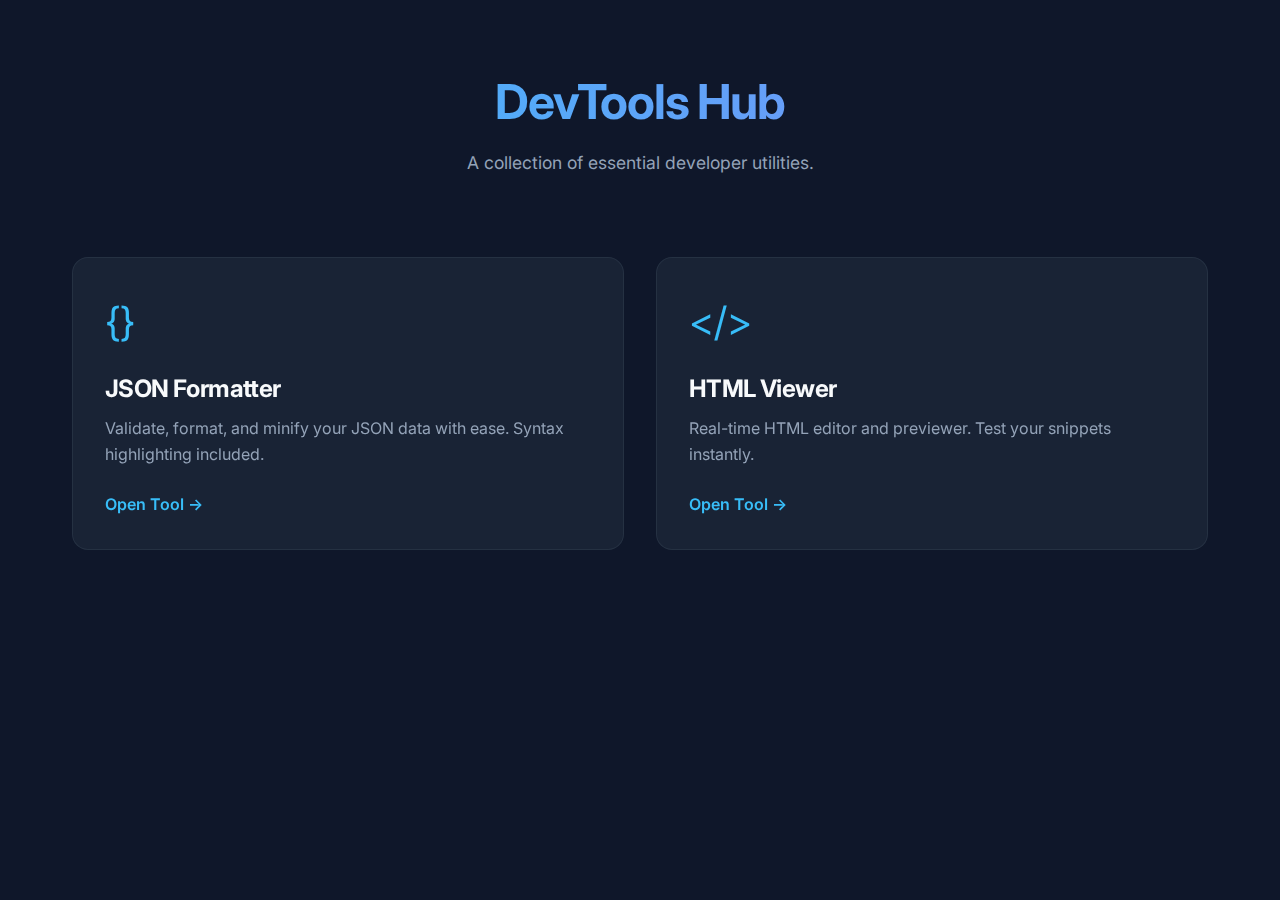
<file: index.html>
<!DOCTYPE html>
<html lang="en">
<head>
    <meta charset="UTF-8">
    <meta name="viewport" content="width=device-width, initial-scale=1.0">
    <title>DevTools Hub</title>
    <link rel="stylesheet" href="css/style.css">
    <link rel="preconnect" href="https://fonts.googleapis.com">
    <link rel="preconnect" href="https://fonts.gstatic.com" crossorigin>
    <link href="https://fonts.googleapis.com/css2?family=Inter:wght@400;600;700&family=Fira+Code&display=swap" rel="stylesheet">
</head>
<body>
    <div class="container">
        <header>
            <h1>DevTools Hub</h1>
            <p>A collection of essential developer utilities.</p>
        </header>

        <main class="app-grid">
            <a href="apps/json-formatter/index.html" class="app-card">
                <div class="app-icon">{}</div>
                <h2 class="app-title">JSON Formatter</h2>
                <p class="app-desc">Validate, format, and minify your JSON data with ease. Syntax highlighting included.</p>
                <span class="app-link">Open Tool &rarr;</span>
            </a>

            <a href="apps/html-viewer/index.html" class="app-card">
                <div class="app-icon">&lt;/&gt;</div>
                <h2 class="app-title">HTML Viewer</h2>
                <p class="app-desc">Real-time HTML editor and previewer. Test your snippets instantly.</p>
                <span class="app-link">Open Tool &rarr;</span>
            </a>
        </main>
    </div>

    <script src="js/main.js"></script>
</body>
</html>
</file>
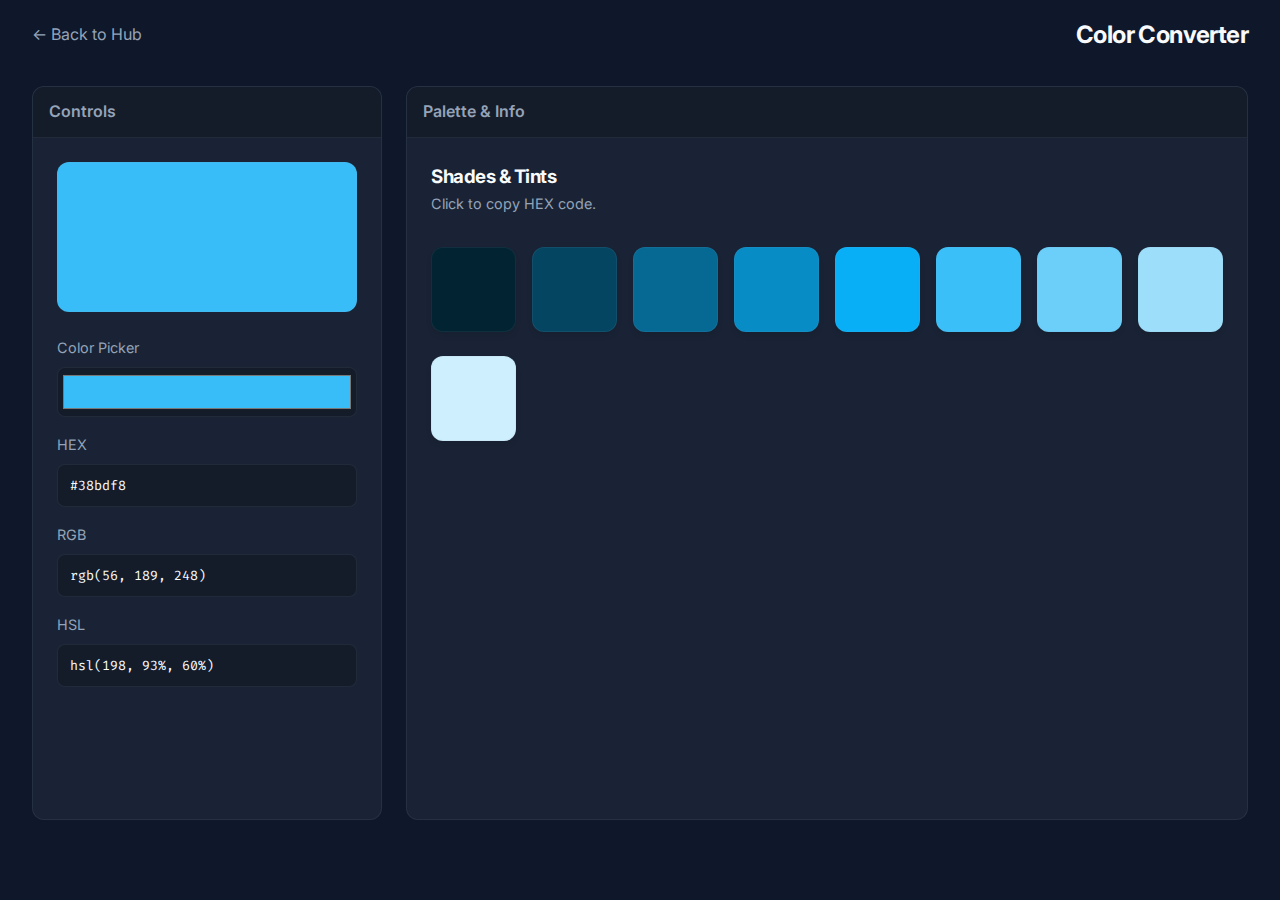
<file: apps/color-converter/index.html>
<!DOCTYPE html>
<html lang="en">

<head>
    <meta charset="UTF-8">
    <meta name="viewport" content="width=device-width, initial-scale=1.0">
    <title>Color Converter - DevTools Hub</title>
    <link rel="stylesheet" href="../../css/style.css">
    <link rel="preconnect" href="https://fonts.googleapis.com">
    <link rel="preconnect" href="https://fonts.gstatic.com" crossorigin>
    <link href="https://fonts.googleapis.com/css2?family=Inter:wght@400;600;700&family=Fira+Code&display=swap"
        rel="stylesheet">
    <style>
        /* Custom styles for full-screen layout */
        .tool-container {
            max-width: none;
            padding: 1rem 2rem;
            height: calc(100vh - 4rem);
        }

        .workspace {
            display: flex;
            gap: 1.5rem;
            height: 100%;
            overflow: hidden;
        }

        .pane {
            display: flex;
            flex-direction: column;
            background: var(--card-bg);
            border: 1px solid var(--border-color);
            border-radius: 0.75rem;
            overflow: hidden;
            height: 100%;
        }

        .pane-header {
            padding: 0.75rem 1rem;
            background: rgba(0, 0, 0, 0.2);
            border-bottom: 1px solid var(--border-color);
            font-weight: 600;
            color: var(--text-secondary);
        }

        .pane-content {
            flex: 1;
            padding: 1.5rem;
            overflow-y: auto;
        }

        .color-preview {
            width: 100%;
            height: 150px;
            border-radius: 0.75rem;
            margin-bottom: 1.5rem;
            border: 1px solid var(--border-color);
            transition: background-color 0.3s;
        }

        .input-group {
            margin-bottom: 1rem;
        }

        .input-group label {
            display: block;
            margin-bottom: 0.5rem;
            color: var(--text-secondary);
            font-size: 0.9rem;
        }

        .input-group input {
            width: 100%;
            background: rgba(0, 0, 0, 0.2);
            border: 1px solid var(--border-color);
            padding: 0.75rem;
            border-radius: 0.5rem;
            color: var(--text-primary);
            font-family: 'Fira Code', monospace;
        }

        .input-group input:focus {
            outline: none;
            border-color: var(--accent-color);
        }

        .palette {
            display: grid;
            grid-template-columns: repeat(auto-fill, minmax(80px, 1fr));
            gap: 1rem;
            margin-top: 2rem;
        }

        .swatch-wrapper {
            display: flex;
            flex-direction: column;
            align-items: center;
            cursor: pointer;
            transition: transform 0.2s;
        }

        .swatch-wrapper:hover {
            transform: translateY(-5px);
        }

        .palette-swatch {
            width: 100%;
            aspect-ratio: 1;
            border-radius: 0.75rem;
            border: 1px solid var(--border-color);
            margin-bottom: 0.5rem;
            box-shadow: 0 4px 6px -1px rgba(0, 0, 0, 0.1);
            transition: transform 0.1s;
        }

        .swatch-label {
            font-family: 'Fira Code', monospace;
            font-size: 0.75rem;
            color: var(--text-secondary);
            transition: color 0.2s;
        }

        .swatch-wrapper:hover .swatch-label {
            color: var(--text-primary);
        }
    </style>
</head>

<body>
    <div class="container tool-container">
        <div class="tool-header">
            <a href="../../index.html" class="back-link">&larr; Back to Hub</a>
            <h2>Color Converter</h2>
        </div>

        <div class="workspace">
            <div class="pane" style="flex: 0 0 350px;">
                <div class="pane-header">Controls</div>
                <div class="pane-content">
                    <div id="mainPreview" class="color-preview" style="background-color: #38bdf8;"></div>

                    <div class="input-group">
                        <label>Color Picker</label>
                        <input type="color" id="colorPicker" value="#38bdf8"
                            style="height: 50px; padding: 0.2rem; cursor: pointer;">
                    </div>

                    <div class="input-group">
                        <label>HEX</label>
                        <input type="text" id="hexInput" value="#38bdf8">
                    </div>
                    <div class="input-group">
                        <label>RGB</label>
                        <input type="text" id="rgbInput" value="rgb(56, 189, 248)">
                    </div>
                    <div class="input-group">
                        <label>HSL</label>
                        <input type="text" id="hslInput" value="hsl(199, 95%, 60%)">
                    </div>
                </div>
            </div>

            <div class="pane" style="flex: 1;">
                <div class="pane-header">Palette & Info</div>
                <div class="pane-content">
                    <h3>Shades & Tints</h3>
                    <p style="color: var(--text-secondary); margin-bottom: 1rem; font-size: 0.9rem;">Click to copy HEX
                        code.</p>

                    <div id="paletteContainer" class="palette">
                        <!-- Generated swatches will go here -->
                    </div>
                </div>
            </div>
        </div>
    </div>

    <script src="../../js/main.js"></script>
    <script src="app.js"></script>
</body>

</html>
</file>
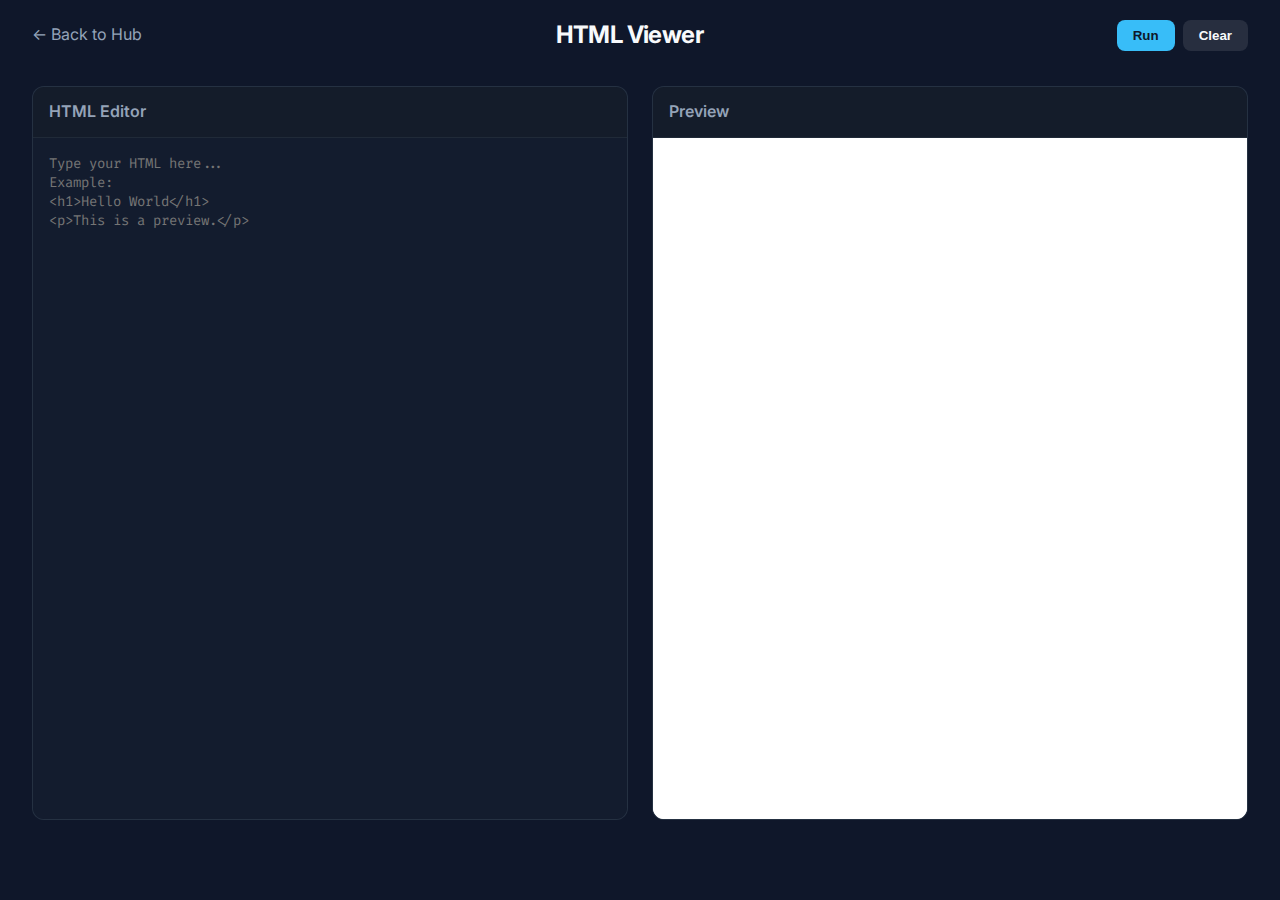
<file: apps/html-viewer/index.html>
<!DOCTYPE html>
<html lang="en">

<head>
    <meta charset="UTF-8">
    <meta name="viewport" content="width=device-width, initial-scale=1.0">
    <title>HTML Viewer - DevTools Hub</title>
    <link rel="stylesheet" href="../../css/style.css">
    <link rel="preconnect" href="https://fonts.googleapis.com">
    <link rel="preconnect" href="https://fonts.gstatic.com" crossorigin>
    <link href="https://fonts.googleapis.com/css2?family=Inter:wght@400;600;700&family=Fira+Code&display=swap"
        rel="stylesheet">
    <style>
        /* Custom styles for full-screen layout */
        .tool-container {
            max-width: none;
            padding: 1rem 2rem;
            height: calc(100vh - 4rem);
            /* Adjust for header if needed, or just 100vh */
        }

        .workspace {
            display: grid;
            grid-template-columns: 1fr 1fr;
            gap: 1.5rem;
            height: 100%;
            overflow: hidden;
        }

        .pane {
            display: flex;
            flex-direction: column;
            height: 100%;
            min-height: 0;
        }

        .pane-content {
            flex: 1;
            position: relative;
            background: rgba(15, 23, 42, 0.6);
            overflow: hidden;
        }

        textarea {
            width: 100%;
            height: 100%;
            padding: 1rem;
            border: none;
            background: transparent;
            color: var(--text-primary);
            font-family: 'Fira Code', monospace;
            font-size: 14px;
            resize: none;
            outline: none;
        }

        iframe {
            width: 100%;
            height: 100%;
            border: none;
            background: white;
        }
    </style>
</head>

<body>
    <div class="container tool-container">
        <div class="tool-header">
            <a href="../../index.html" class="back-link">&larr; Back to Hub</a>
            <h2>HTML Viewer</h2>
            <div class="actions">
                <button id="runBtn" class="btn">Run</button>
                <button id="clearBtn" class="btn btn-secondary">Clear</button>
            </div>
        </div>

        <div class="workspace">
            <div class="pane">
                <div class="pane-header">HTML Editor</div>
                <div class="pane-content">
                    <textarea id="htmlInput" placeholder="Type your HTML here...
Example:
<h1>Hello World</h1>
<p>This is a preview.</p>"></textarea>
                </div>
            </div>
            <div class="pane">
                <div class="pane-header">Preview</div>
                <div class="pane-content" style="background: white;">
                    <iframe id="previewFrame"></iframe>
                </div>
            </div>
        </div>
    </div>

    <script src="../../js/main.js"></script>
    <script src="app.js"></script>
</body>

</html>
</file>
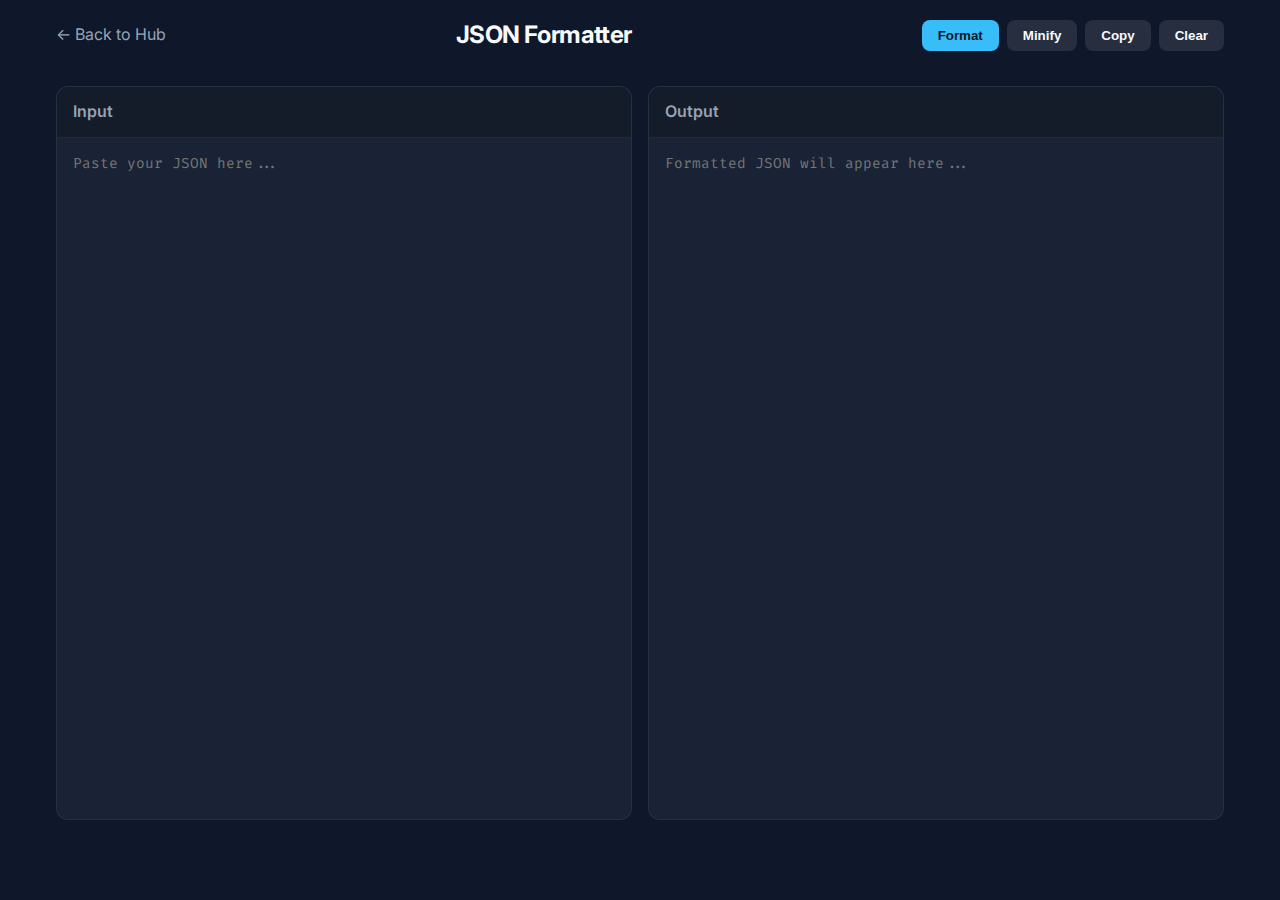
<file: apps/json-formatter/index.html>
<!DOCTYPE html>
<html lang="en">

<head>
    <meta charset="UTF-8">
    <meta name="viewport" content="width=device-width, initial-scale=1.0">
    <title>JSON Formatter - DevTools Hub</title>
    <link rel="stylesheet" href="../../css/style.css">
    <link rel="preconnect" href="https://fonts.googleapis.com">
    <link rel="preconnect" href="https://fonts.gstatic.com" crossorigin>
    <link href="https://fonts.googleapis.com/css2?family=Inter:wght@400;600;700&family=Fira+Code&display=swap"
        rel="stylesheet">
</head>

<body>
    <div class="container tool-container">
        <div class="tool-header">
            <a href="../../index.html" class="back-link">&larr; Back to Hub</a>
            <h2>JSON Formatter</h2>
            <div class="actions">
                <button id="formatBtn" class="btn">Format</button>
                <button id="minifyBtn" class="btn btn-secondary">Minify</button>
                <button id="copyBtn" class="btn btn-secondary">Copy</button>
                <button id="clearBtn" class="btn btn-secondary">Clear</button>
            </div>
        </div>

        <div class="workspace">
            <div class="pane">
                <div class="pane-header">Input</div>
                <div class="pane-content">
                    <textarea id="jsonInput" placeholder="Paste your JSON here..."></textarea>
                </div>
            </div>
            <div class="pane">
                <div class="pane-header">Output</div>
                <div class="pane-content">
                    <textarea id="jsonOutput" readonly placeholder="Formatted JSON will appear here..."></textarea>
                </div>
            </div>
        </div>
    </div>

    <script src="../../js/main.js"></script>
    <script src="app.js"></script>
</body>

</html>
</file>
<file: css/style.css>
:root {
    --bg-color: #0f172a;
    --card-bg: rgba(30, 41, 59, 0.7);
    --text-primary: #f8fafc;
    --text-secondary: #94a3b8;
    --accent-color: #38bdf8;
    --accent-hover: #0ea5e9;
    --border-color: rgba(148, 163, 184, 0.1);
    --font-family: 'Inter', system-ui, -apple-system, sans-serif;
    --glass-shadow: 0 4px 30px rgba(0, 0, 0, 0.1);
}

* {
    box-sizing: border-box;
    margin: 0;
    padding: 0;
}

body {
    background-color: var(--bg-color);
    color: var(--text-primary);
    font-family: var(--font-family);
    line-height: 1.6;
    min-height: 100vh;
    display: flex;
    flex-direction: column;
}

/* Typography */
h1, h2, h3 {
    font-weight: 700;
    letter-spacing: -0.025em;
}

a {
    text-decoration: none;
    color: inherit;
    transition: color 0.2s;
}

/* Layout */
.container {
    max-width: 1200px;
    margin: 0 auto;
    padding: 2rem;
    width: 100%;
}

header {
    padding: 2rem 0;
    text-align: center;
    margin-bottom: 3rem;
}

header h1 {
    font-size: 3rem;
    background: linear-gradient(to right, var(--accent-color), #818cf8);
    -webkit-background-clip: text;
    -webkit-text-fill-color: transparent;
    margin-bottom: 0.5rem;
}

header p {
    color: var(--text-secondary);
    font-size: 1.1rem;
}

/* App Grid */
.app-grid {
    display: grid;
    grid-template-columns: repeat(auto-fit, minmax(300px, 1fr));
    gap: 2rem;
}

.app-card {
    background: var(--card-bg);
    backdrop-filter: blur(10px);
    -webkit-backdrop-filter: blur(10px);
    border: 1px solid var(--border-color);
    border-radius: 1rem;
    padding: 2rem;
    transition: transform 0.2s, border-color 0.2s, box-shadow 0.2s;
    cursor: pointer;
    display: flex;
    flex-direction: column;
    height: 100%;
}

.app-card:hover {
    transform: translateY(-5px);
    border-color: var(--accent-color);
    box-shadow: 0 10px 40px -10px rgba(56, 189, 248, 0.3);
}

.app-icon {
    font-size: 2.5rem;
    margin-bottom: 1rem;
    color: var(--accent-color);
}

.app-title {
    font-size: 1.5rem;
    margin-bottom: 0.5rem;
    color: var(--text-primary);
}

.app-desc {
    color: var(--text-secondary);
    flex-grow: 1;
}

.app-link {
    margin-top: 1.5rem;
    display: inline-block;
    color: var(--accent-color);
    font-weight: 600;
}

/* Tool Layouts (Shared) */
.tool-container {
    display: flex;
    flex-direction: column;
    height: calc(100vh - 4rem); /* Adjust based on header/padding */
    padding: 1rem;
    gap: 1rem;
}

.tool-header {
    display: flex;
    justify-content: space-between;
    align-items: center;
    margin-bottom: 1rem;
}

.back-link {
    color: var(--text-secondary);
    display: flex;
    align-items: center;
    gap: 0.5rem;
}

.back-link:hover {
    color: var(--accent-color);
}

.workspace {
    display: flex;
    gap: 1rem;
    flex-grow: 1;
    min-height: 0; /* Important for nested flex scrolling */
}

.pane {
    flex: 1;
    display: flex;
    flex-direction: column;
    background: var(--card-bg);
    border: 1px solid var(--border-color);
    border-radius: 0.75rem;
    overflow: hidden;
}

.pane-header {
    padding: 0.75rem 1rem;
    background: rgba(0, 0, 0, 0.2);
    border-bottom: 1px solid var(--border-color);
    display: flex;
    justify-content: space-between;
    align-items: center;
    font-weight: 600;
    color: var(--text-secondary);
}

.pane-content {
    flex-grow: 1;
    position: relative;
}

textarea {
    width: 100%;
    height: 100%;
    background: transparent;
    border: none;
    color: var(--text-primary);
    padding: 1rem;
    font-family: 'Fira Code', monospace;
    font-size: 0.9rem;
    resize: none;
    outline: none;
}

/* Buttons */
.btn {
    background: var(--accent-color);
    color: #0f172a;
    border: none;
    padding: 0.5rem 1rem;
    border-radius: 0.5rem;
    font-weight: 600;
    cursor: pointer;
    transition: background 0.2s;
}

.btn:hover {
    background: var(--accent-hover);
}

.btn-secondary {
    background: rgba(255, 255, 255, 0.1);
    color: var(--text-primary);
}

.btn-secondary:hover {
    background: rgba(255, 255, 255, 0.2);
}

.actions {
    display: flex;
    gap: 0.5rem;
}

/* Scrollbar */
::-webkit-scrollbar {
    width: 8px;
    height: 8px;
}

::-webkit-scrollbar-track {
    background: transparent;
}

::-webkit-scrollbar-thumb {
    background: rgba(148, 163, 184, 0.2);
    border-radius: 4px;
}

::-webkit-scrollbar-thumb:hover {
    background: rgba(148, 163, 184, 0.4);
}
</file>
